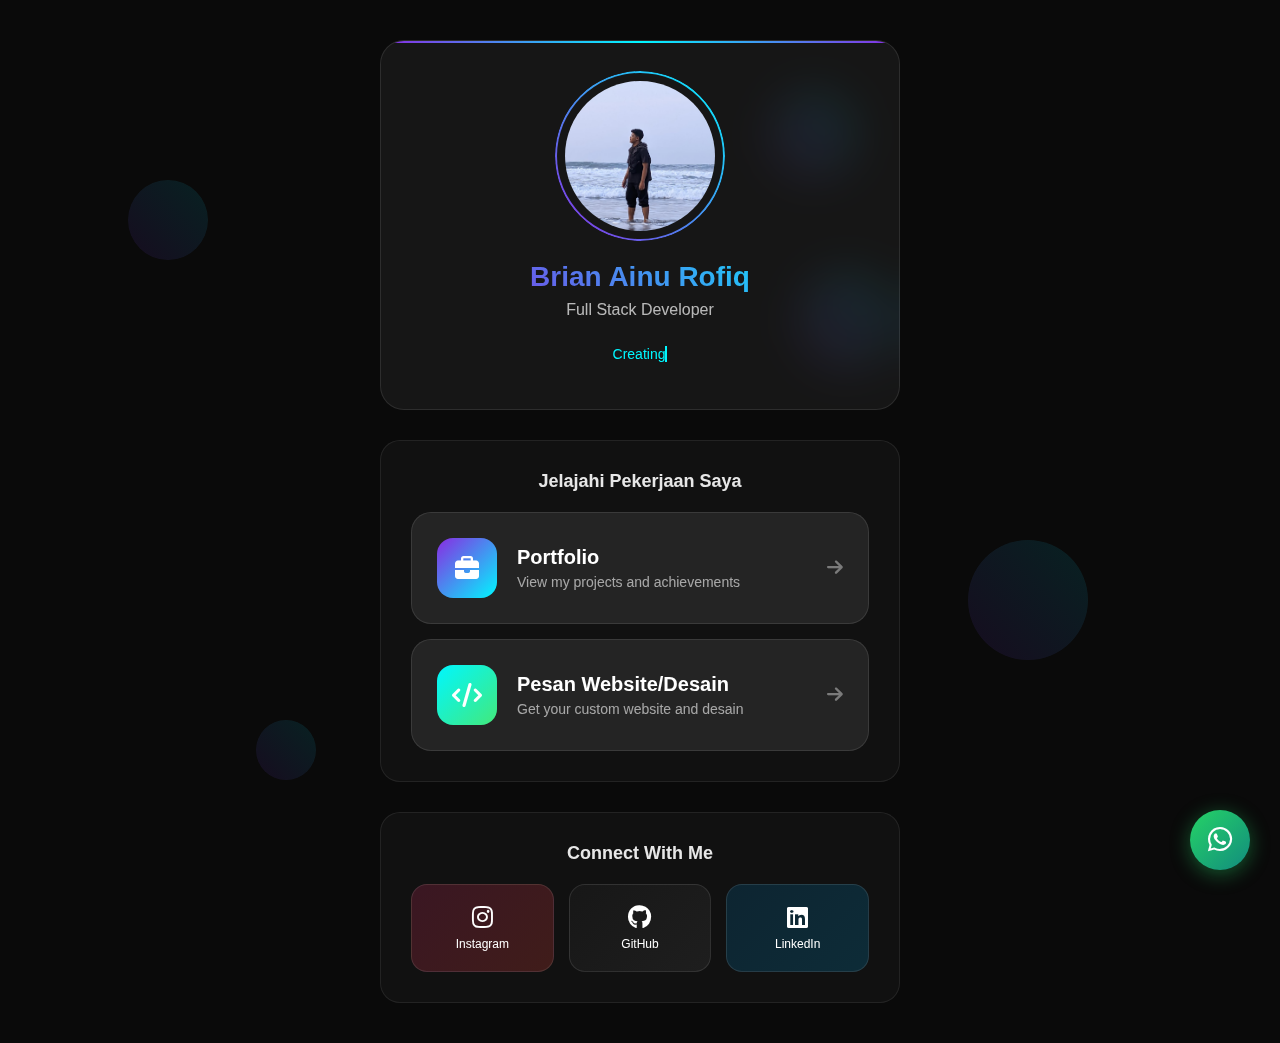
<file: index.html>
<!DOCTYPE html>
<html lang="id">
<head>
    <meta charset="UTF-8">
    <meta name="viewport" content="width=device-width, initial-scale=1.0">
    <title>Brian Ainu Rofiq - Welcome</title>
    <link rel="stylesheet" href="css/landing.css">
    <link rel="stylesheet" href="https://cdnjs.cloudflare.com/ajax/libs/font-awesome/6.4.0/css/all.min.css">
</head>
<body>
    <div class="landing-wrapper">
        <!-- Floating WhatsApp Button -->
        <div class="floating-whatsapp-btn" id="floatingWhatsAppBtn">
            <div class="whatsapp-tooltip">Chat Sekarang!</div>
            <i class="fab fa-whatsapp"></i>
        </div>

        <!-- Animated Background -->
        <div class="bg-animation">
            <div class="floating-shapes">
                <div class="shape shape-1"></div>
                <div class="shape shape-2"></div>
                <div class="shape shape-3"></div>
                <div class="shape shape-4"></div>
                <div class="shape shape-5"></div>
            </div>
        </div>

        <!-- Main Content -->
        <div class="main-content">
            <!-- Profile & Navigation Section -->
            <div class="center-section">
                <div class="profile-card">
                    <div class="profile-wrapper">
                        <div class="profile-ring"></div>
                        <div class="profile-image">
                            <img src="img/gambar3.jpg" alt="Brian Ainu Rofiq">
                        </div>
                    </div>
                    <div class="profile-info">
                        <h1 class="name-title">Brian Ainu Rofiq</h1>
                        <p class="role-subtitle">Full Stack Developer</p>
                        <div class="typing-effect">
                            <span class="typing-text">Creating Digital Solutions...</span>
                        </div>
                    </div>
                </div>

                <!-- Navigation Cards -->
                <div class="nav-section">
                    <h3 class="nav-title">Jelajahi Pekerjaan Saya</h3>
                    <div class="nav-cards-center">
                        <a href="portfolio.html" class="nav-card-center portfolio-card">
                            <div class="card-icon-center">
                                <i class="fas fa-briefcase"></i>
                            </div>
                            <div class="card-content-center">
                                <h4>Portfolio</h4>
                                <p>View my projects and achievements</p>
                            </div>
                            <div class="card-arrow-center">
                                <i class="fas fa-arrow-right"></i>
                            </div>
                        </a>

                        <a href="https://www.instagram.com/brianainuu?igsh=M2p3ZnRyOGNubzB5" class="nav-card-center order-card">
                            <div class="card-icon-center">
                                <i class="fas fa-code"></i>
                            </div>
                            <div class="card-content-center">
                                <h4>Pesan Website/Desain</h4>
                                <p>Get your custom website and desain</p>
                            </div>
                            <div class="card-arrow-center">
                                <i class="fas fa-arrow-right"></i>
                            </div>
                        </a>
                    </div>
                </div>

                <!-- Social Links -->
                <div class="social-section">
                    <h3 class="social-title">Connect With Me</h3>
                    <div class="social-grid">
                        <a href="https://www.instagram.com/brianainuu?igsh=M2p3ZnRyOGNubzB5" class="social-card instagram" target="_blank">
                            <i class="fab fa-instagram"></i>
                            <span>Instagram</span>
                        </a>
                        <a href="https://github.com/BrianAinu" class="social-card github" target="_blank">
                            <i class="fab fa-github"></i>
                            <span>GitHub</span>
                        </a>
                        <a href="https://www.linkedin.com/in/brian-ainu-rofiq" class="social-card linkedin" target="_blank">
                            <i class="fab fa-linkedin"></i>
                            <span>LinkedIn</span>
                        </a>
                    </div>
                </div>
            </div>
        </div>
    </div>

    <script src="js/landing.js"></script>
</body>
</html>
</file>
<file: css/landing.css>
/* Original Landing Page Design - Brian Ainu Rofiq */
* {
    margin: 0;
    padding: 0;
    box-sizing: border-box;
}

body {
    font-family: 'Inter', 'Segoe UI', sans-serif;
    background: #0a0a0a;
    color: #ffffff;
    overflow-x: hidden;
    min-height: 100vh;
}

.landing-wrapper {
    position: relative;
    min-height: 100vh;
    display: flex;
    align-items: center;
    justify-content: center;
}

/* Animated Background */
.bg-animation {
    position: fixed;
    top: 0;
    left: 0;
    width: 100%;
    height: 100%;
    z-index: -1;
    overflow: hidden;
}

.floating-shapes {
    position: relative;
    width: 100%;
    height: 100%;
}

.shape {
    position: absolute;
    border-radius: 50%;
    background: linear-gradient(45deg, rgba(138, 43, 226, 0.1), rgba(0, 247, 255, 0.1));
    animation: float 20s infinite linear;
}

.shape-1 {
    width: 80px;
    height: 80px;
    top: 20%;
    left: 10%;
    animation-delay: 0s;
}

.shape-2 {
    width: 120px;
    height: 120px;
    top: 60%;
    right: 15%;
    animation-delay: -5s;
}

.shape-3 {
    width: 60px;
    height: 60px;
    top: 80%;
    left: 20%;
    animation-delay: -10s;
}

.shape-4 {
    width: 100px;
    height: 100px;
    top: 30%;
    right: 30%;
    animation-delay: -15s;
}

.shape-5 {
    width: 90px;
    height: 90px;
    top: 10%;
    left: 60%;
    animation-delay: -7s;
}

@keyframes float {
    0% {
        transform: translateY(0px) rotate(0deg);
        opacity: 0.3;
    }
    50% {
        transform: translateY(-20px) rotate(180deg);
        opacity: 0.6;
    }
    100% {
        transform: translateY(0px) rotate(360deg);
        opacity: 0.3;
    }
}

/* Main Content Layout */
.main-content {
    display: flex;
    justify-content: center;
    align-items: center;
    max-width: 600px;
    width: 100%;
    padding: 40px;
    animation: slideIn 1s ease-out;
}

.center-section {
    display: flex;
    flex-direction: column;
    gap: 30px;
    width: 100%;
}

@keyframes slideIn {
    from {
        opacity: 0;
        transform: translateY(30px);
    }
    to {
        opacity: 1;
        transform: translateY(0);
    }
}



.profile-card {
    background: rgba(255, 255, 255, 0.05);
    backdrop-filter: blur(20px);
    border: 1px solid rgba(255, 255, 255, 0.1);
    border-radius: 24px;
    padding: 40px;
    text-align: center;
    position: relative;
    overflow: hidden;
}

.profile-card::before {
    content: '';
    position: absolute;
    top: 0;
    left: 0;
    right: 0;
    height: 2px;
    background: linear-gradient(90deg, #8A2BE2, #00f7ff, #8A2BE2);
    animation: shimmer 3s infinite;
}

@keyframes shimmer {
    0% {
        transform: translateX(-100%);
    }
    100% {
        transform: translateX(100%);
    }
}

.profile-wrapper {
    position: relative;
    display: inline-block;
    margin-bottom: 30px;
}

.profile-ring {
    position: absolute;
    top: -10px;
    left: -10px;
    right: -10px;
    bottom: -10px;
    border: 2px solid transparent;
    border-radius: 50%;
    background: linear-gradient(45deg, #8A2BE2, #00f7ff) border-box;
    mask: linear-gradient(#fff 0 0) padding-box, linear-gradient(#fff 0 0);
    mask-composite: exclude;
    animation: rotate 4s linear infinite;
}

@keyframes rotate {
    from {
        transform: rotate(0deg);
    }
    to {
        transform: rotate(360deg);
    }
}

.profile-image {
    width: 150px;
    height: 150px;
    border-radius: 50%;
    overflow: hidden;
    position: relative;
    z-index: 2;
}

.profile-image img {
    width: 100%;
    height: 100%;
    object-fit: cover;
}

.name-title {
    font-size: 28px;
    font-weight: 700;
    margin-bottom: 8px;
    background: linear-gradient(45deg, #8A2BE2, #00f7ff);
    -webkit-background-clip: text;
    -webkit-text-fill-color: transparent;
    background-clip: text;
}

.role-subtitle {
    font-size: 16px;
    color: rgba(255, 255, 255, 0.7);
    margin-bottom: 20px;
}

.typing-effect {
    height: 30px;
    display: flex;
    align-items: center;
    justify-content: center;
}

.typing-text {
    font-size: 14px;
    color: #00f7ff;
    border-right: 2px solid #00f7ff;
    animation: typing 4s infinite;
}

@keyframes typing {
    0%, 50% {
        border-right-color: #00f7ff;
    }
    51%, 100% {
        border-right-color: transparent;
    }
}

/* Social Section */
.social-section {
    background: rgba(255, 255, 255, 0.03);
    backdrop-filter: blur(10px);
    border: 1px solid rgba(255, 255, 255, 0.08);
    border-radius: 20px;
    padding: 30px;
}

.social-title {
    font-size: 18px;
    margin-bottom: 20px;
    text-align: center;
    color: rgba(255, 255, 255, 0.9);
}

.social-grid {
    display: grid;
    grid-template-columns: repeat(3, 1fr);
    gap: 15px;
}

.social-card {
    display: flex;
    flex-direction: column;
    align-items: center;
    gap: 8px;
    padding: 20px 10px;
    border-radius: 16px;
    text-decoration: none;
    color: white;
    transition: all 0.3s cubic-bezier(0.4, 0, 0.2, 1);
    border: 1px solid rgba(255, 255, 255, 0.1);
}

.social-card:hover {
    transform: translateY(-5px);
    box-shadow: 0 10px 30px rgba(0, 0, 0, 0.3);
}

.social-card i {
    font-size: 24px;
}

.social-card span {
    font-size: 12px;
    font-weight: 500;
}

.instagram {
    background: linear-gradient(135deg, rgba(225, 48, 108, 0.2), rgba(255, 77, 64, 0.2));
}

.instagram:hover {
    background: linear-gradient(135deg, rgba(225, 48, 108, 0.4), rgba(255, 77, 64, 0.4));
}

.github {
    background: linear-gradient(135deg, rgba(51, 51, 51, 0.2), rgba(85, 85, 85, 0.2));
}

.github:hover {
    background: linear-gradient(135deg, rgba(51, 51, 51, 0.4), rgba(85, 85, 85, 0.4));
}

.linkedin {
    background: linear-gradient(135deg, rgba(0, 119, 181, 0.2), rgba(0, 153, 212, 0.2));
}

.linkedin:hover {
    background: linear-gradient(135deg, rgba(0, 119, 181, 0.4), rgba(0, 153, 212, 0.4));
}









/* Responsive Design */
@media (max-width: 768px) {
    .main-content {
        padding: 20px;
    }
    
    .profile-card {
        padding: 30px 20px;
    }
    
    .profile-image {
        width: 120px;
        height: 120px;
    }
    
    .name-title {
        font-size: 24px;
    }
    
    .social-grid {
        grid-template-columns: repeat(3, 1fr);
        gap: 10px;
    }
    
    .social-card {
        padding: 15px 8px;
    }
    
    .social-card i {
        font-size: 20px;
    }
}

@media (max-width: 480px) {
    .main-content {
        padding: 15px;
    }
    
    .profile-image {
        width: 100px;
        height: 100px;
    }
    
    .name-title {
        font-size: 20px;
    }
    
    .social-card span {
        font-size: 10px;
    }
}
/* Navigation Section (Center) */
.nav-section {
    background: rgba(255, 255, 255, 0.03);
    backdrop-filter: blur(10px);
    border: 1px solid rgba(255, 255, 255, 0.08);
    border-radius: 20px;
    padding: 30px;
}

.nav-title {
    font-size: 18px;
    margin-bottom: 20px;
    text-align: center;
    color: rgba(255, 255, 255, 0.9);
}

.nav-cards-center {
    display: flex;
    flex-direction: column;
    gap: 15px;
}

.nav-card-center {
    display: flex;
    align-items: center;
    gap: 20px;
    padding: 25px;
    background: rgba(255, 255, 255, 0.05);
    backdrop-filter: blur(20px);
    border: 1px solid rgba(255, 255, 255, 0.1);
    border-radius: 20px;
    text-decoration: none;
    color: white;
    transition: all 0.4s cubic-bezier(0.4, 0, 0.2, 1);
    position: relative;
    overflow: hidden;
}

.nav-card-center::before {
    content: '';
    position: absolute;
    top: 0;
    left: -100%;
    width: 100%;
    height: 100%;
    background: linear-gradient(90deg, transparent, rgba(255, 255, 255, 0.1), transparent);
    transition: left 0.6s;
}

.nav-card-center:hover::before {
    left: 100%;
}

.nav-card-center:hover {
    transform: translateX(10px);
    border-color: rgba(255, 255, 255, 0.2);
    box-shadow: 0 10px 40px rgba(0, 0, 0, 0.3);
}

.card-icon-center {
    width: 60px;
    height: 60px;
    border-radius: 16px;
    display: flex;
    align-items: center;
    justify-content: center;
    font-size: 24px;
    flex-shrink: 0;
}

.portfolio-card .card-icon-center {
    background: linear-gradient(135deg, #8A2BE2, #00f7ff);
}

.order-card .card-icon-center {
    background: linear-gradient(135deg, #00f7ff, #43e97b);
}

.card-content-center {
    flex: 1;
}

.card-content-center h4 {
    font-size: 20px;
    font-weight: 600;
    margin-bottom: 5px;
}

.card-content-center p {
    font-size: 14px;
    color: rgba(255, 255, 255, 0.6);
}

.card-arrow-center {
    font-size: 18px;
    color: rgba(255, 255, 255, 0.4);
    transition: all 0.3s ease;
}

.nav-card-center:hover .card-arrow-center {
    color: #00f7ff;
    transform: translateX(5px);
}

/* Info Card (Right Side) */
.info-card {
    background: rgba(255, 255, 255, 0.05);
    backdrop-filter: blur(20px);
    border: 1px solid rgba(255, 255, 255, 0.1);
    border-radius: 24px;
    padding: 30px;
    margin-top: 30px;
}

.info-card h3 {
    font-size: 20px;
    font-weight: 600;
    margin-bottom: 15px;
    color: #00f7ff;
}

.info-card p {
    font-size: 14px;
    line-height: 1.6;
    color: rgba(255, 255, 255, 0.7);
    margin-bottom: 20px;
}

.skills-preview {
    display: flex;
    flex-wrap: wrap;
    gap: 8px;
}

.skill-tag {
    padding: 6px 12px;
    background: rgba(138, 43, 226, 0.2);
    border: 1px solid rgba(138, 43, 226, 0.3);
    border-radius: 20px;
    font-size: 12px;
    color: #00f7ff;
    font-weight: 500;
}

/* Responsive adjustments */
@media (max-width: 768px) {
    .nav-section {
        padding: 20px;
    }
    
    .info-card {
        padding: 20px;
        margin-top: 20px;
    }
    
    .info-card h3 {
        font-size: 18px;
    }
    
    .info-card p {
        font-size: 13px;
    }
    
    .skill-tag {
        padding: 4px 8px;
        font-size: 10px;
    }
}
/* Floating WhatsApp Button */
.floating-whatsapp-btn {
    position: fixed;
    bottom: 30px;
    right: 30px;
    width: 60px;
    height: 60px;
    background: linear-gradient(135deg, #25d366, #128c7e);
    border-radius: 50%;
    display: flex;
    align-items: center;
    justify-content: center;
    cursor: pointer;
    z-index: 1000;
    box-shadow: 0 4px 20px rgba(37, 211, 102, 0.4);
    transition: all 0.3s ease;
    animation: whatsappFloat 3s ease-in-out infinite;
}

.floating-whatsapp-btn:hover {
    transform: scale(1.1);
    box-shadow: 0 6px 30px rgba(37, 211, 102, 0.6);
    background: linear-gradient(135deg, #128c7e, #25d366);
}

.floating-whatsapp-btn:active {
    transform: scale(0.95);
}

.floating-whatsapp-btn i {
    font-size: 28px;
    color: #fff;
    transition: all 0.3s ease;
    z-index: 2;
}

.floating-whatsapp-btn:hover i {
    transform: rotate(10deg);
}

/* WhatsApp Tooltip */
.whatsapp-tooltip {
    position: absolute;
    right: 70px;
    top: 50%;
    transform: translateY(-50%) scale(0);
    background: rgba(0, 0, 0, 0.9);
    color: #fff;
    padding: 8px 12px;
    border-radius: 20px;
    font-size: 12px;
    font-weight: 500;
    white-space: nowrap;
    opacity: 0;
    visibility: hidden;
    transition: all 0.2s cubic-bezier(0.68, -0.55, 0.265, 1.55);
    border: 1px solid rgba(37, 211, 102, 0.4);
    backdrop-filter: blur(8px);
    box-shadow: 0 2px 8px rgba(0, 0, 0, 0.3);
}

.whatsapp-tooltip::after {
    content: '';
    position: absolute;
    left: 100%;
    top: 50%;
    transform: translateY(-50%);
    border: 6px solid transparent;
    border-left-color: rgba(0, 0, 0, 0.9);
}

.floating-whatsapp-btn:hover .whatsapp-tooltip {
    opacity: 1;
    visibility: visible;
    transform: translateY(-50%) scale(1);
}

/* Float animation */
@keyframes whatsappFloat {
    0%, 100% {
        transform: translateY(0px);
    }
    50% {
        transform: translateY(-10px);
    }
}

/* Responsive untuk mobile */
@media (max-width: 768px) {
    .floating-whatsapp-btn {
        bottom: 30px; /* Sama seperti desktop */
        right: 20px;
        width: 55px;
        height: 55px;
    }
    
    .floating-whatsapp-btn i {
        font-size: 24px;
    }
    
    .whatsapp-tooltip {
        right: 65px;
        font-size: 11px;
        padding: 6px 10px;
    }
    
    .whatsapp-tooltip::after {
        border-width: 5px;
    }
}

@media (max-width: 480px) {
    .floating-whatsapp-btn {
        bottom: 30px; /* Sama seperti desktop */
        right: 15px;
        width: 50px;
        height: 50px;
    }
    
    .floating-whatsapp-btn i {
        font-size: 22px;
    }
    
    .whatsapp-tooltip {
        right: 60px;
        font-size: 10px;
        padding: 5px 8px;
    }
}
</file>
